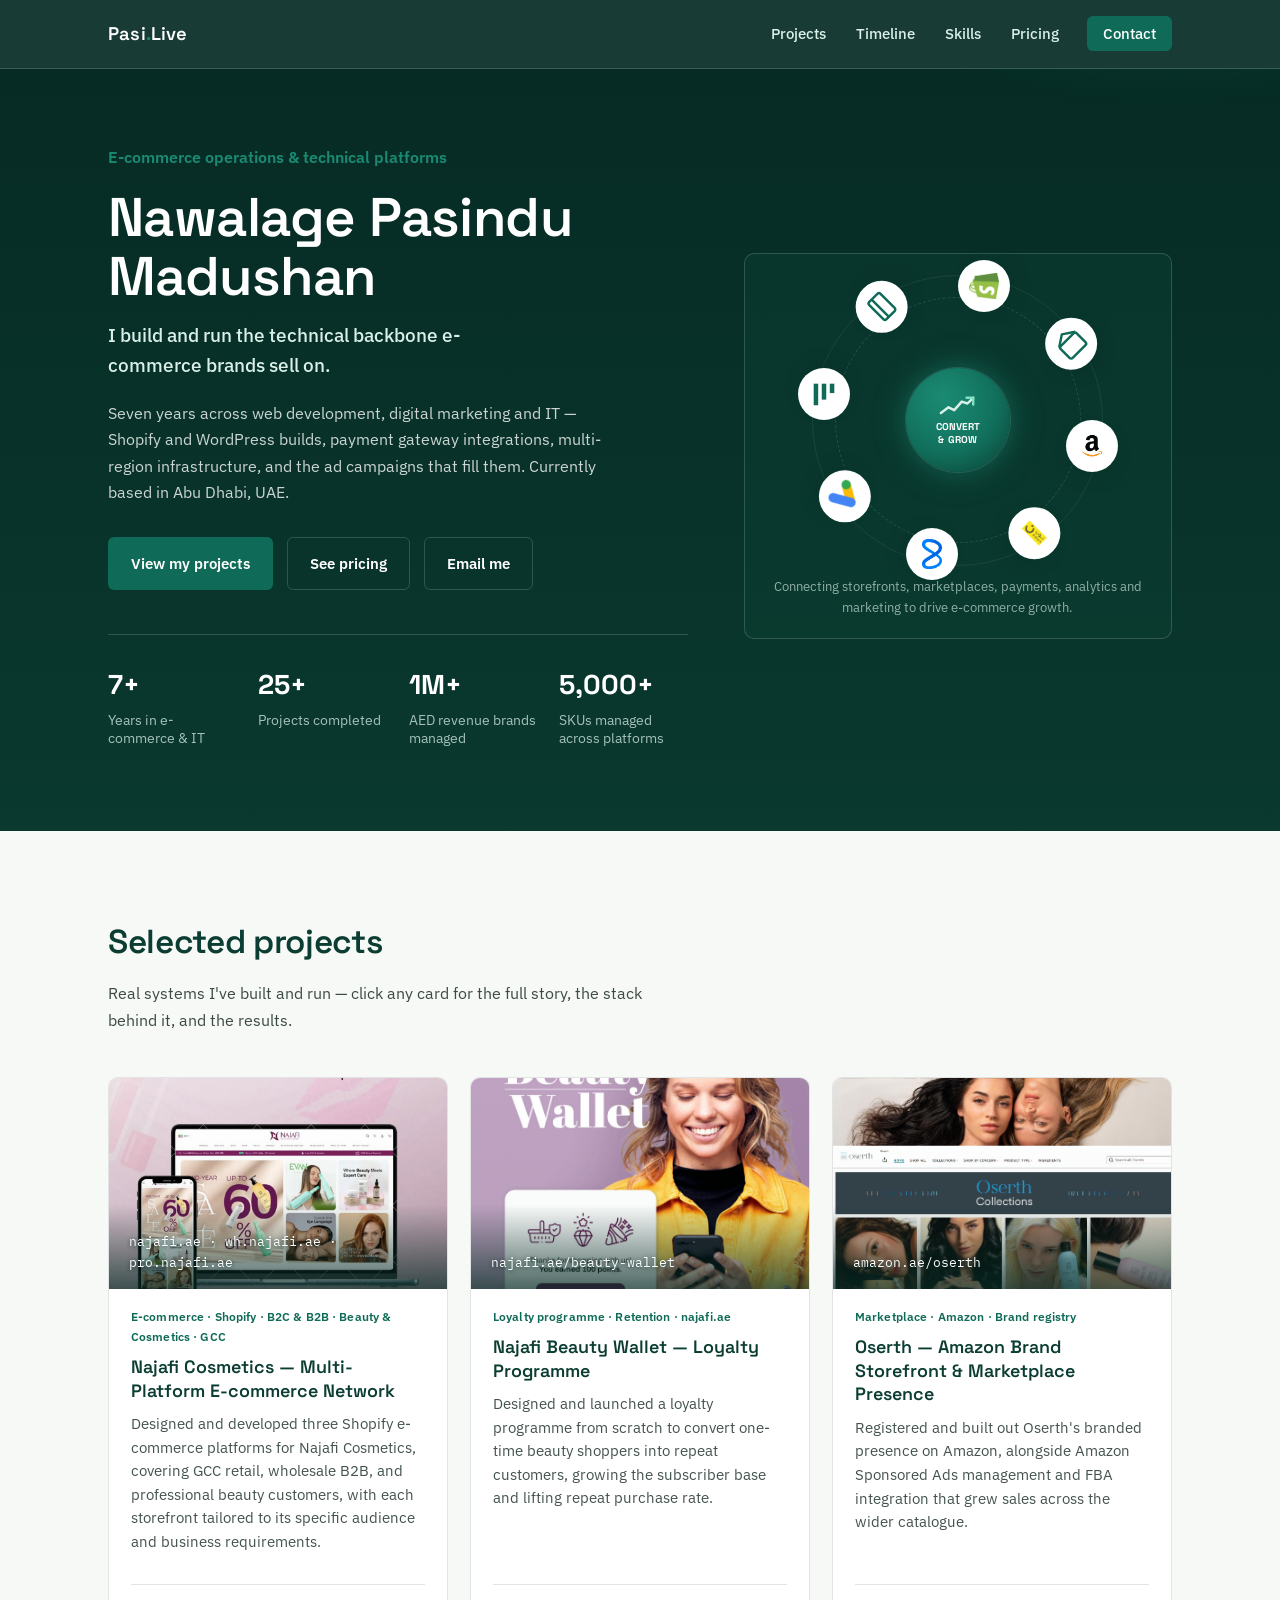
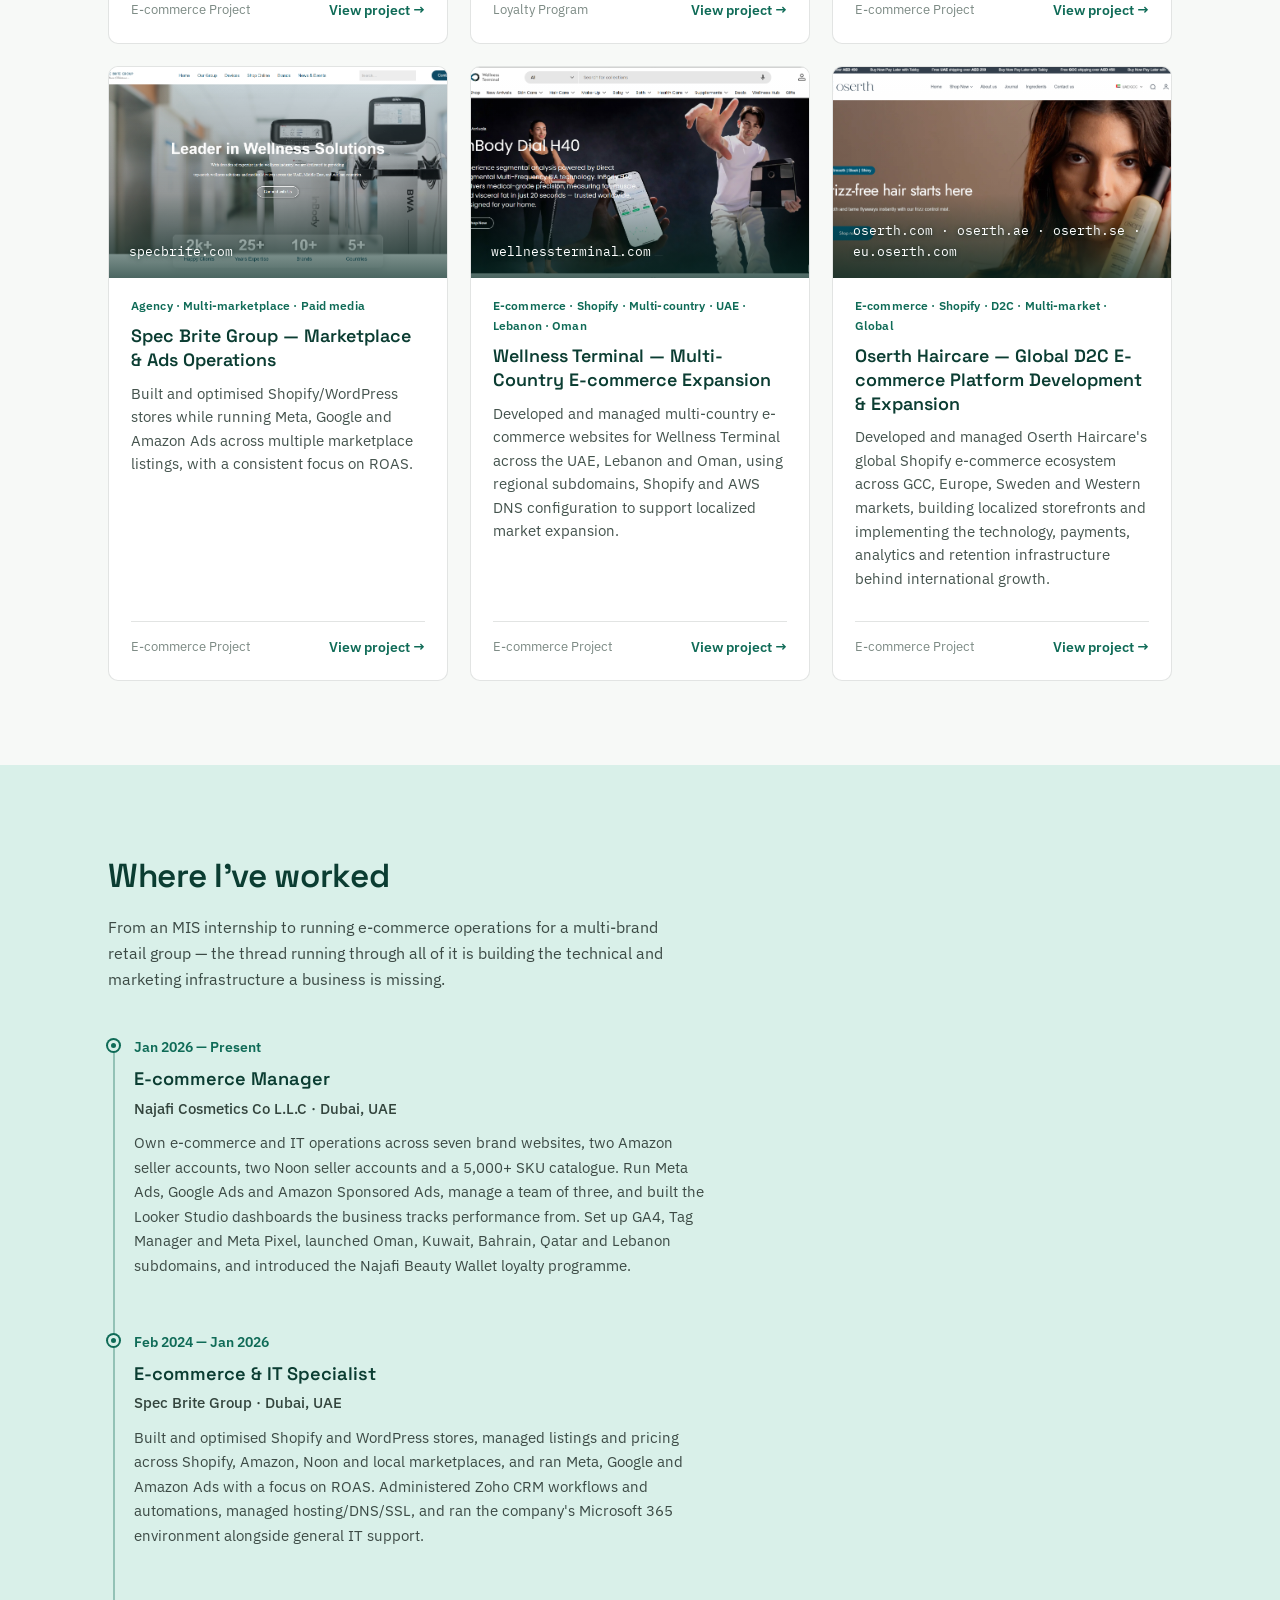
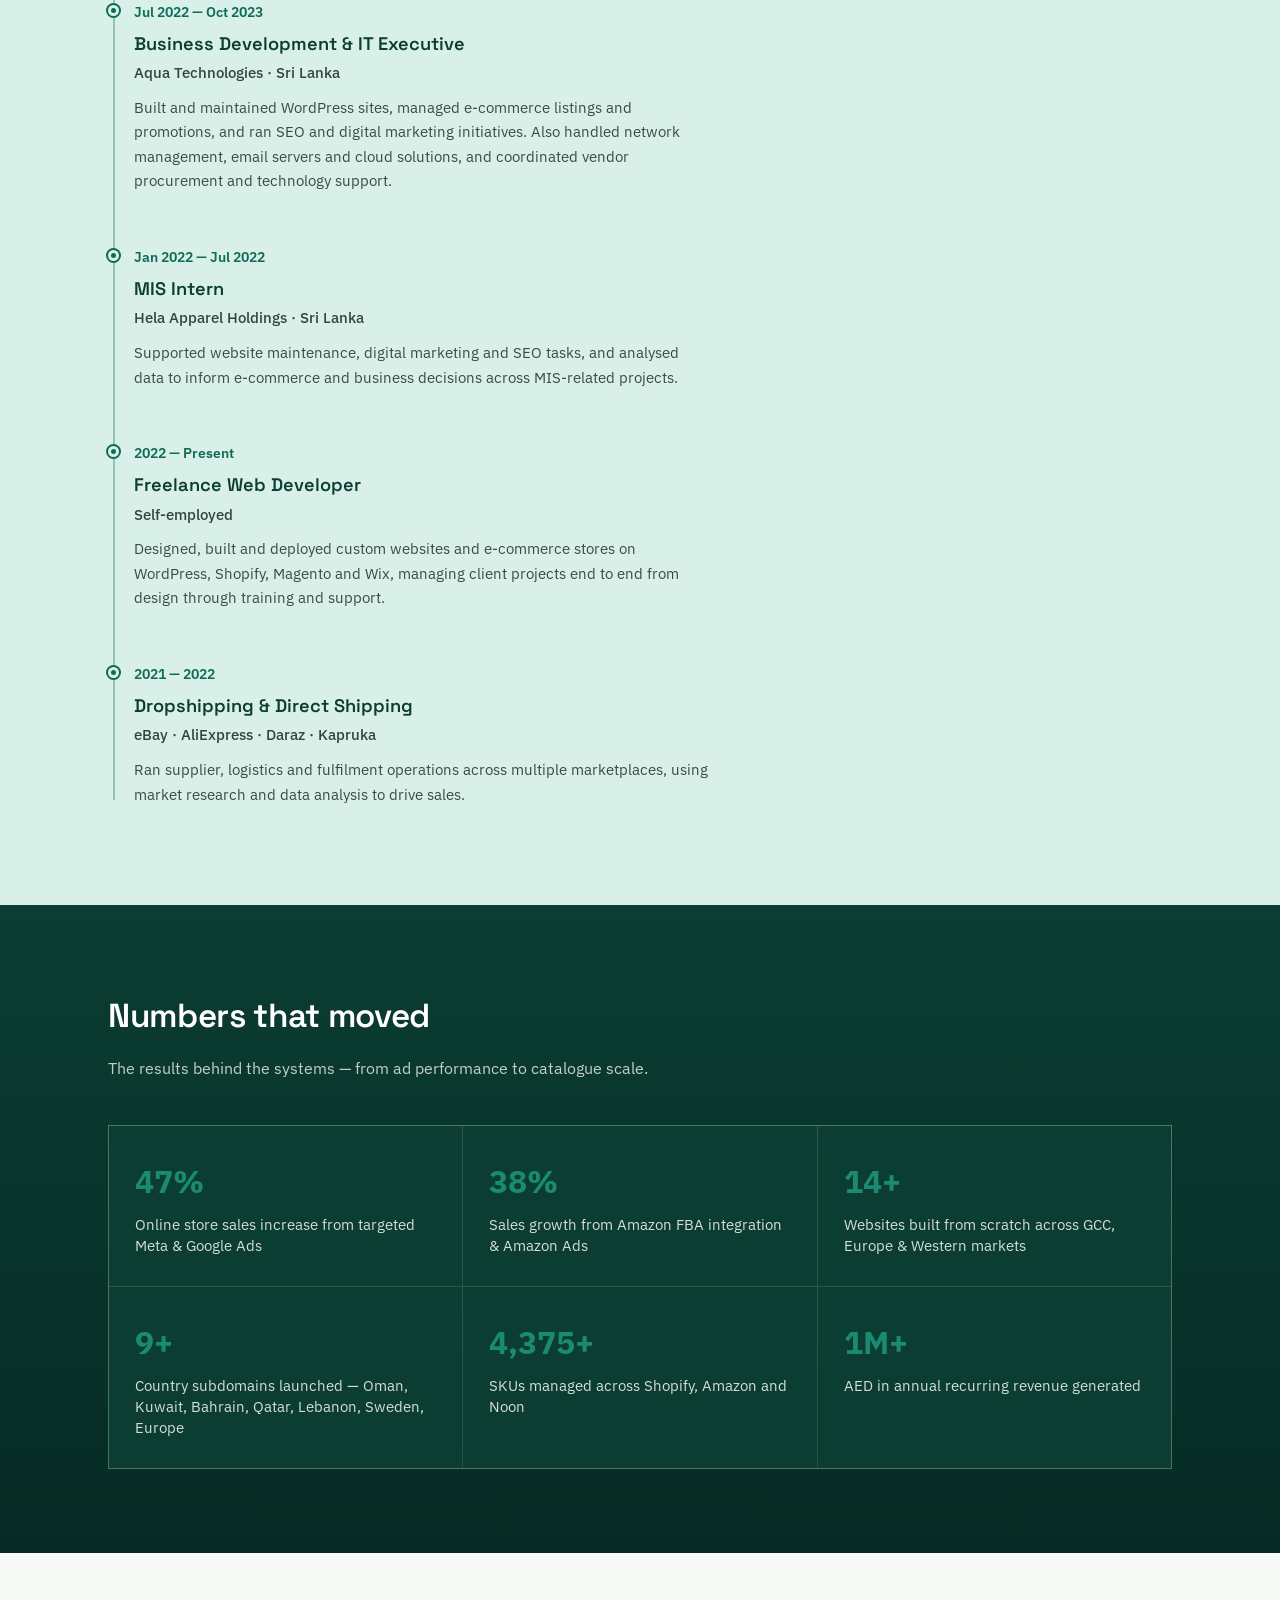
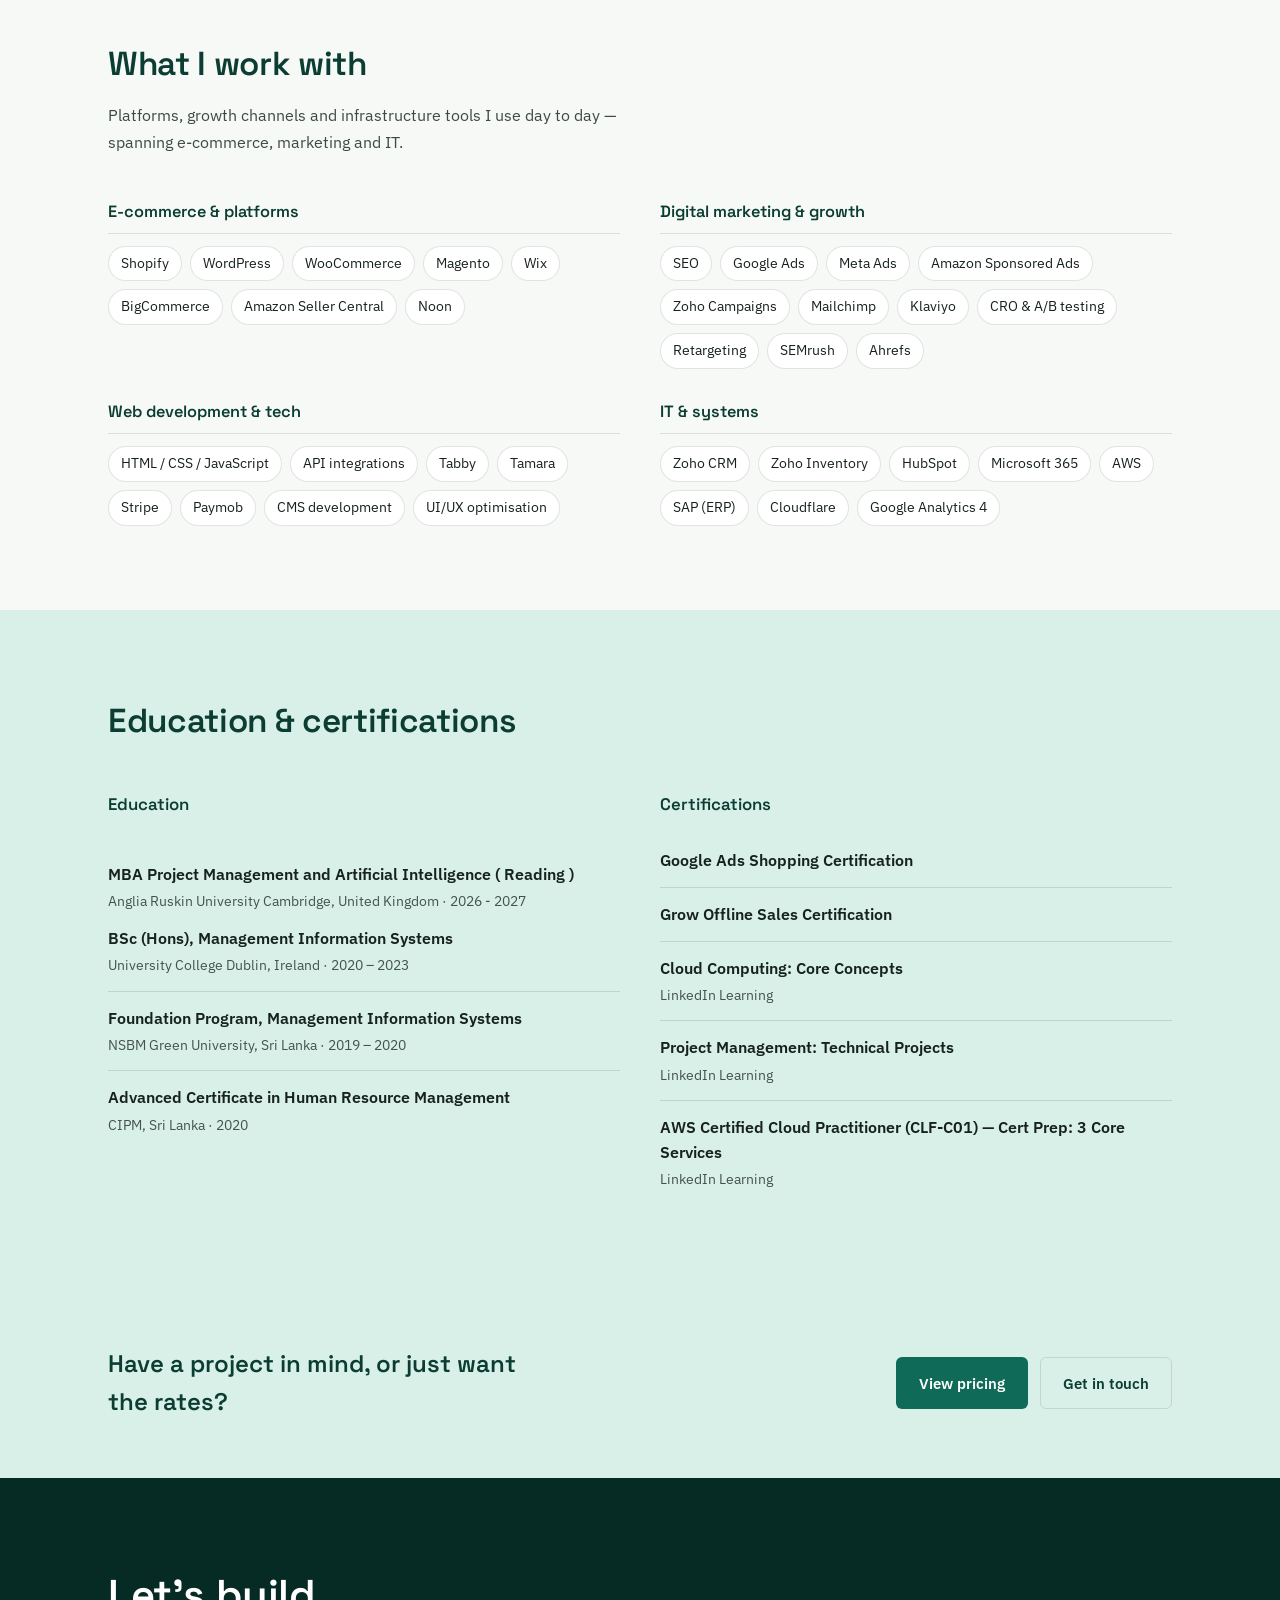
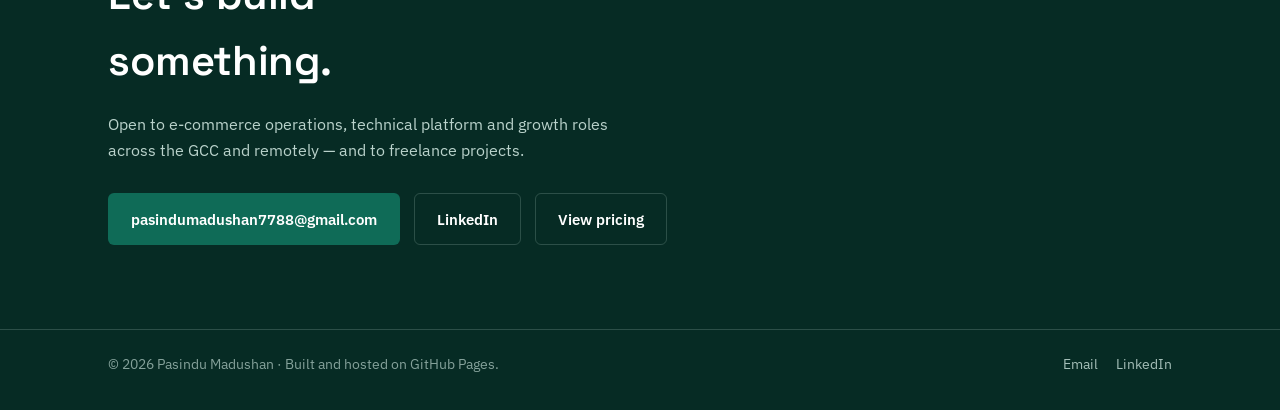
<file: index.html>
<!DOCTYPE html>
<html lang="en">
<head>
<meta charset="UTF-8">
<meta name="viewport" content="width=device-width, initial-scale=1.0">
<title>Pasindu Madushan — E-commerce Operations &amp; Technical Platforms Specialist</title>
<meta name="description" content="Pasindu Madushan — E-commerce Operations &amp; Technical Platforms Specialist. 7+ years building Shopify, WordPress and multi-region e-commerce infrastructure across the GCC, Europe and beyond.">
<link rel="preconnect" href="https://fonts.googleapis.com">
<link rel="preconnect" href="https://fonts.gstatic.com" crossorigin>
<link href="https://fonts.googleapis.com/css2?family=Space+Grotesk:wght@400;500;600;700&family=IBM+Plex+Sans:wght@400;500;600&family=IBM+Plex+Mono:wght@500&display=swap" rel="stylesheet">
<link rel="stylesheet" href="assets/style.css?v=11">
</head>
<body>

<nav class="nav">
  <div class="wrap">
    <a href="#top" class="wordmark">Pasi<span>.</span>Live</a>
    <button class="nav-toggle" id="navToggle" aria-label="Toggle menu" aria-expanded="false">
      <svg width="18" height="14" viewBox="0 0 18 14" fill="none"><path d="M0 1H18M0 7H18M0 13H18" stroke="#F7F9F7" stroke-width="1.6"/></svg>
    </button>
    <ul class="nav-links" id="navLinks">
      <li><a href="#projects">Projects</a></li>
      <li><a href="#timeline">Timeline</a></li>
      <li><a href="#skills">Skills</a></li>
      <li><a href="pricing.html">Pricing</a></li>
      <li><a href="#contact" class="nav-cta">Contact</a></li>
    </ul>
  </div>
</nav>

<header class="hero" id="top">
  <div class="wrap">
    <div>
      <div class="kicker">E-commerce operations &amp; technical platforms</div>
      <h1>Nawalage Pasindu Madushan</h1>
      <p class="role">I build and run the technical backbone e-commerce brands sell on.</p>
      <p class="lede">Seven years across web development, digital marketing and IT — Shopify and WordPress builds, payment gateway integrations, multi-region infrastructure, and the ad campaigns that fill them. Currently based in Abu Dhabi, UAE.</p>
      <div class="hero-ctas">
        <a class="btn btn-primary" href="#projects">View my projects</a>
        <a class="btn btn-ghost-dark" href="pricing.html">See pricing</a>
        <a class="btn btn-ghost-dark" href="mailto:pasindumadushan7788@gmail.com">Email me</a>
      </div>
      <div class="stat-row">
        <div>
          <div class="stat-num" data-count>7+</div>
          <div class="stat-label">Years in e-commerce &amp; IT</div>
        </div>
        <div>
          <div class="stat-num" data-count>25+</div>
          <div class="stat-label">Projects completed</div>
        </div>
        <div>
          <div class="stat-num" data-count>1M+</div>
          <div class="stat-label">AED revenue brands managed</div>
        </div>
        <div>
          <div class="stat-num" data-count>5,000+</div>
          <div class="stat-label">SKUs managed across platforms</div>
        </div>
      </div>
    </div>

    <div class="net-card">
      <div class="growth-engine" style="--ge-duration:48s;">
        <div class="ge-guide"></div>
        <div class="ge-guide ge-guide-2"></div>

        <div class="ge-core">
          <div class="ge-core-glow"></div>
          <svg class="ge-chart" viewBox="0 0 40 24" fill="none" xmlns="http://www.w3.org/2000/svg" aria-hidden="true">
            <polyline points="2,20 10,14 16,17 24,8 30,10 36,4" stroke="#D9F0E9" stroke-width="2.6" stroke-linecap="round" stroke-linejoin="round"/>
            <path class="ge-chart-arrow" d="M29,4 H36 V11" stroke="#7FE0C4" stroke-width="2.6" stroke-linecap="round" stroke-linejoin="round" fill="none"/>
          </svg>
          <div class="ge-core-label">CONVERT<br>&amp; GROW</div>
        </div>

        <div class="ge-orbit">
          <div class="ge-node a0">
            <div class="ge-node-spin">
              <div class="ge-node-icon" tabindex="0">
                <img src="images/shopify.png" alt="Shopify">
                <div class="ge-tooltip"><strong>Shopify</strong><span>Storefront &amp; Development</span></div>
              </div>
            </div>
          </div>
          <div class="ge-node a1">
            <div class="ge-node-spin">
              <div class="ge-node-icon" tabindex="0">
                <svg class="ge-generic-icon" viewBox="0 0 16 16" fill="none" aria-hidden="true"><rect x="2" y="5" width="12" height="9" rx="1.2" stroke="#0F6B57" stroke-width="1.3"/><path d="M2 5 L8 1 L14 5" stroke="#0F6B57" stroke-width="1.3" fill="none" stroke-linejoin="round"/></svg>
                <div class="ge-tooltip"><strong>WooCommerce</strong><span>Store Management</span></div>
              </div>
            </div>
          </div>
          <div class="ge-node a2">
            <div class="ge-node-spin">
              <div class="ge-node-icon" tabindex="0">
                <img src="images/amazon.png" alt="Amazon">
                <div class="ge-tooltip"><strong>Amazon</strong><span>Marketplace Management</span></div>
              </div>
            </div>
          </div>
          <div class="ge-node a3">
            <div class="ge-node-spin">
              <div class="ge-node-icon" tabindex="0">
                <img src="images/noon.png" alt="Noon">
                <div class="ge-tooltip"><strong>noon</strong><span>Marketplace Management</span></div>
              </div>
            </div>
          </div>
          <div class="ge-node a4">
            <div class="ge-node-spin">
              <div class="ge-node-icon" tabindex="0">
                <img src="images/meta.png" alt="Meta">
                <div class="ge-tooltip"><strong>Meta</strong><span>Paid Social &amp; Acquisition</span></div>
              </div>
            </div>
          </div>
          <div class="ge-node a5">
            <div class="ge-node-spin">
              <div class="ge-node-icon" tabindex="0">
                <img src="images/google-ads.webp" alt="Google Ads">
                <div class="ge-tooltip"><strong>Google Ads</strong><span>Acquisition &amp; Search</span></div>
              </div>
            </div>
          </div>
          <div class="ge-node a6">
            <div class="ge-node-spin">
              <div class="ge-node-icon" tabindex="0">
                <svg class="ge-generic-icon" viewBox="0 0 16 16" fill="none" aria-hidden="true"><rect x="2.5" y="8.5" width="2.4" height="5" fill="#0F6B57"/><rect x="6.8" y="5" width="2.4" height="8.5" fill="#0F6B57"/><rect x="11.1" y="2" width="2.4" height="11.5" fill="#0F6B57"/></svg>
                <div class="ge-tooltip"><strong>GA4</strong><span>Analytics &amp; Reporting</span></div>
              </div>
            </div>
          </div>
          <div class="ge-node a7">
            <div class="ge-node-spin">
              <div class="ge-node-icon" tabindex="0">
                <svg class="ge-generic-icon" viewBox="0 0 16 16" fill="none" aria-hidden="true"><rect x="1.5" y="4" width="13" height="8.5" rx="1.2" stroke="#0F6B57" stroke-width="1.3"/><line x1="1.5" y1="7" x2="14.5" y2="7" stroke="#0F6B57" stroke-width="1.3"/></svg>
                <div class="ge-tooltip"><strong>Payments</strong><span>Stripe, Tabby &amp; Paymob</span></div>
              </div>
            </div>
          </div>
        </div>
      </div>
      <div class="cap">Connecting storefronts, marketplaces, payments, analytics and marketing to drive e-commerce growth.</div>
    </div>
  </div>
</header>

<section id="projects">
  <div class="wrap">
    <div class="section-head">
      <h2>Selected projects</h2>
      <p>Real systems I've built and run — click any card for the full story, the stack behind it, and the results.</p>
    </div>
    <div class="project-grid" id="projectGrid"><!-- populated by assets/site.js from data/projects.json --></div>
  </div>
</section>

<section id="timeline" class="timeline-section">
  <div class="wrap">
    <div class="section-head">
      <h2>Where I've worked</h2>
      <p>From an MIS internship to running e-commerce operations for a multi-brand retail group — the thread running through all of it is building the technical and marketing infrastructure a business is missing.</p>
    </div>
    <div class="timeline">

      <div class="t-item">
        <div class="t-meta"><span>Jan 2026 — Present</span></div>
        <h3>E-commerce Manager</h3>
        <div class="company">Najafi Cosmetics Co L.L.C · Dubai, UAE</div>
        <p class="desc">Own e-commerce and IT operations across seven brand websites, two Amazon seller accounts, two Noon seller accounts and a 5,000+ SKU catalogue. Run Meta Ads, Google Ads and Amazon Sponsored Ads, manage a team of three, and built the Looker Studio dashboards the business tracks performance from. Set up GA4, Tag Manager and Meta Pixel, launched Oman, Kuwait, Bahrain, Qatar and Lebanon subdomains, and introduced the Najafi Beauty Wallet loyalty programme.</p>
      </div>

      <div class="t-item">
        <div class="t-meta"><span>Feb 2024 — Jan 2026</span></div>
        <h3>E-commerce &amp; IT Specialist</h3>
        <div class="company">Spec Brite Group · Dubai, UAE</div>
        <p class="desc">Built and optimised Shopify and WordPress stores, managed listings and pricing across Shopify, Amazon, Noon and local marketplaces, and ran Meta, Google and Amazon Ads with a focus on ROAS. Administered Zoho CRM workflows and automations, managed hosting/DNS/SSL, and ran the company's Microsoft 365 environment alongside general IT support.</p>
      </div>

      <div class="t-item">
        <div class="t-meta"><span>Jul 2022 — Oct 2023</span></div>
        <h3>Business Development &amp; IT Executive</h3>
        <div class="company">Aqua Technologies · Sri Lanka</div>
        <p class="desc">Built and maintained WordPress sites, managed e-commerce listings and promotions, and ran SEO and digital marketing initiatives. Also handled network management, email servers and cloud solutions, and coordinated vendor procurement and technology support.</p>
      </div>

      <div class="t-item">
        <div class="t-meta"><span>Jan 2022 — Jul 2022</span></div>
        <h3>MIS Intern</h3>
        <div class="company">Hela Apparel Holdings · Sri Lanka</div>
        <p class="desc">Supported website maintenance, digital marketing and SEO tasks, and analysed data to inform e-commerce and business decisions across MIS-related projects.</p>
      </div>

      <div class="t-item">
        <div class="t-meta"><span>2022 — Present</span></div>
        <h3>Freelance Web Developer</h3>
        <div class="company">Self-employed</div>
        <p class="desc">Designed, built and deployed custom websites and e-commerce stores on WordPress, Shopify, Magento and Wix, managing client projects end to end from design through training and support.</p>
      </div>

      <div class="t-item">
        <div class="t-meta"><span>2021 — 2022</span></div>
        <h3>Dropshipping &amp; Direct Shipping</h3>
        <div class="company">eBay · AliExpress · Daraz · Kapruka</div>
        <p class="desc">Ran supplier, logistics and fulfilment operations across multiple marketplaces, using market research and data analysis to drive sales.</p>
      </div>

    </div>
  </div>
</section>

<section class="achieve-section">
  <div class="wrap">
    <div class="section-head">
      <h2>Numbers that moved</h2>
      <p>The results behind the systems — from ad performance to catalogue scale.</p>
    </div>
    <div class="achieve-grid">
      <div class="achieve-cell">
        <div class="num" data-count>50%</div>
        <div class="label">Online store sales increase from targeted Meta &amp; Google Ads</div>
      </div>
      <div class="achieve-cell">
        <div class="num" data-count>40%</div>
        <div class="label">Sales growth from Amazon FBA integration &amp; Amazon Ads</div>
      </div>
      <div class="achieve-cell">
        <div class="num" data-count>15+</div>
        <div class="label">Websites built from scratch across GCC, Europe &amp; Western markets</div>
      </div>
      <div class="achieve-cell">
        <div class="num" data-count>10+</div>
        <div class="label">Country subdomains launched — Oman, Kuwait, Bahrain, Qatar, Lebanon, Sweden, Europe</div>
      </div>
      <div class="achieve-cell">
        <div class="num" data-count>5,000+</div>
        <div class="label">SKUs managed across Shopify, Amazon and Noon</div>
      </div>
      <div class="achieve-cell">
        <div class="num" data-count>1M+</div>
        <div class="label">AED in annual recurring revenue generated</div>
      </div>
    </div>
  </div>
</section>

<section id="skills">
  <div class="wrap">
    <div class="section-head">
      <h2>What I work with</h2>
      <p>Platforms, growth channels and infrastructure tools I use day to day — spanning e-commerce, marketing and IT.</p>
    </div>
    <div class="skill-groups">
      <div class="skill-group">
        <h3>E-commerce &amp; platforms</h3>
        <div class="pills">
          <span class="pill">Shopify</span><span class="pill">WordPress</span><span class="pill">WooCommerce</span>
          <span class="pill">Magento</span><span class="pill">Wix</span><span class="pill">BigCommerce</span>
          <span class="pill">Amazon Seller Central</span><span class="pill">Noon</span>
        </div>
      </div>
      <div class="skill-group">
        <h3>Digital marketing &amp; growth</h3>
        <div class="pills">
          <span class="pill">SEO</span><span class="pill">Google Ads</span><span class="pill">Meta Ads</span>
          <span class="pill">Amazon Sponsored Ads</span><span class="pill">Zoho Campaigns</span><span class="pill">Mailchimp</span>
          <span class="pill">Klaviyo</span><span class="pill">CRO &amp; A/B testing</span><span class="pill">Retargeting</span>
          <span class="pill">SEMrush</span><span class="pill">Ahrefs</span>
        </div>
      </div>
      <div class="skill-group">
        <h3>Web development &amp; tech</h3>
        <div class="pills">
          <span class="pill">HTML / CSS / JavaScript</span><span class="pill">API integrations</span>
          <span class="pill">Tabby</span><span class="pill">Tamara</span><span class="pill">Stripe</span><span class="pill">Paymob</span>
          <span class="pill">CMS development</span><span class="pill">UI/UX optimisation</span>
        </div>
      </div>
      <div class="skill-group">
        <h3>IT &amp; systems</h3>
        <div class="pills">
          <span class="pill">Zoho CRM</span><span class="pill">Zoho Inventory</span><span class="pill">HubSpot</span>
          <span class="pill">Microsoft 365</span><span class="pill">AWS</span><span class="pill">SAP (ERP)</span>
          <span class="pill">Cloudflare</span><span class="pill">Google Analytics 4</span>
        </div>
      </div>
    </div>
  </div>
</section>

<section class="edu-section">
  <div class="wrap">
    <div class="section-head">
      <h2>Education &amp; certifications</h2>
    </div>
    <div class="edu-grid">
      <div class="edu-col">
        <h3>Education</h3>
        <div class="edu-entry">

             <div class="edu-entry">
          <div class="title"> MBA Project Management and Artificial Intelligence ( Reading )</div>
          <div class="sub"> Anglia Ruskin University Cambridge, United Kingdom · 2026 - 2027 </div>
        </div>
          
          <div class="title">BSc (Hons), Management Information Systems</div>
          <div class="sub">University College Dublin, Ireland · 2020 – 2023</div>
        </div>
             
        <div class="edu-entry">
          <div class="title">Foundation Program, Management Information Systems</div>
          <div class="sub">NSBM Green University, Sri Lanka · 2019 – 2020</div>
        </div>
        <div class="edu-entry">
          <div class="title">Advanced Certificate in Human Resource Management</div>
          <div class="sub">CIPM, Sri Lanka · 2020</div>
        </div>
      </div>
      <div class="edu-col">
        <h3>Certifications</h3>
        <div class="edu-entry">
          <div class="title">Google Ads Shopping Certification</div>
        </div>
        <div class="edu-entry">
          <div class="title">Grow Offline Sales Certification</div>
        </div>
        <div class="edu-entry">
          <div class="title">Cloud Computing: Core Concepts</div>
          <div class="sub">LinkedIn Learning</div>
        </div>
        <div class="edu-entry">
          <div class="title">Project Management: Technical Projects</div>
          <div class="sub">LinkedIn Learning</div>
        </div>
        <div class="edu-entry">
          <div class="title">AWS Certified Cloud Practitioner (CLF-C01) — Cert Prep: 3 Core Services</div>
          <div class="sub">LinkedIn Learning</div>
        </div>
      </div>
    </div>
  </div>
</section>

<section class="cta-strip">
  <div class="wrap">
    <h2>Have a project in mind, or just want the rates?</h2>
    <div class="cta-buttons">
      <a class="btn btn-primary" href="pricing.html">View pricing</a>
      <a class="btn btn-ghost-light" href="#contact">Get in touch</a>
    </div>
  </div>
</section>

<section class="contact-section" id="contact">
  <div class="wrap">
    <h2>Let's build something.</h2>
    <p>Open to e-commerce operations, technical platform and growth roles across the GCC and remotely — and to freelance projects.</p>
    <div class="contact-ctas">
      <a class="btn btn-primary" href="mailto:pasindumadushan7788@gmail.com">pasindumadushan7788@gmail.com</a>
      <a class="btn btn-ghost-dark" href="https://www.linkedin.com/in/pasindu-madushan-72a483118/" target="_blank" rel="noopener">LinkedIn</a>
      <a class="btn btn-ghost-dark" href="pricing.html">View pricing</a>
    </div>
  </div>
</section>

<footer>
  <div class="wrap">
    <p>&copy; 2026 Pasindu Madushan · Built and hosted on GitHub Pages.</p>
    <div class="foot-links">
      <a href="mailto:pasindumadushan7788@gmail.com">Email</a>
      <a href="https://www.linkedin.com/in/pasindu-madushan-72a483118/" target="_blank" rel="noopener">LinkedIn</a>
    </div>
  </div>
</footer>

<script src="assets/site.js?v=11"></script>
<script>
  loadProjects().then(function (projects) {
    renderProjectCards(document.getElementById('projectGrid'), projects);
    initScrollReveal();
    initCounters(document.getElementById('projectGrid'));
  });
</script>

</body>
</html>
</file>
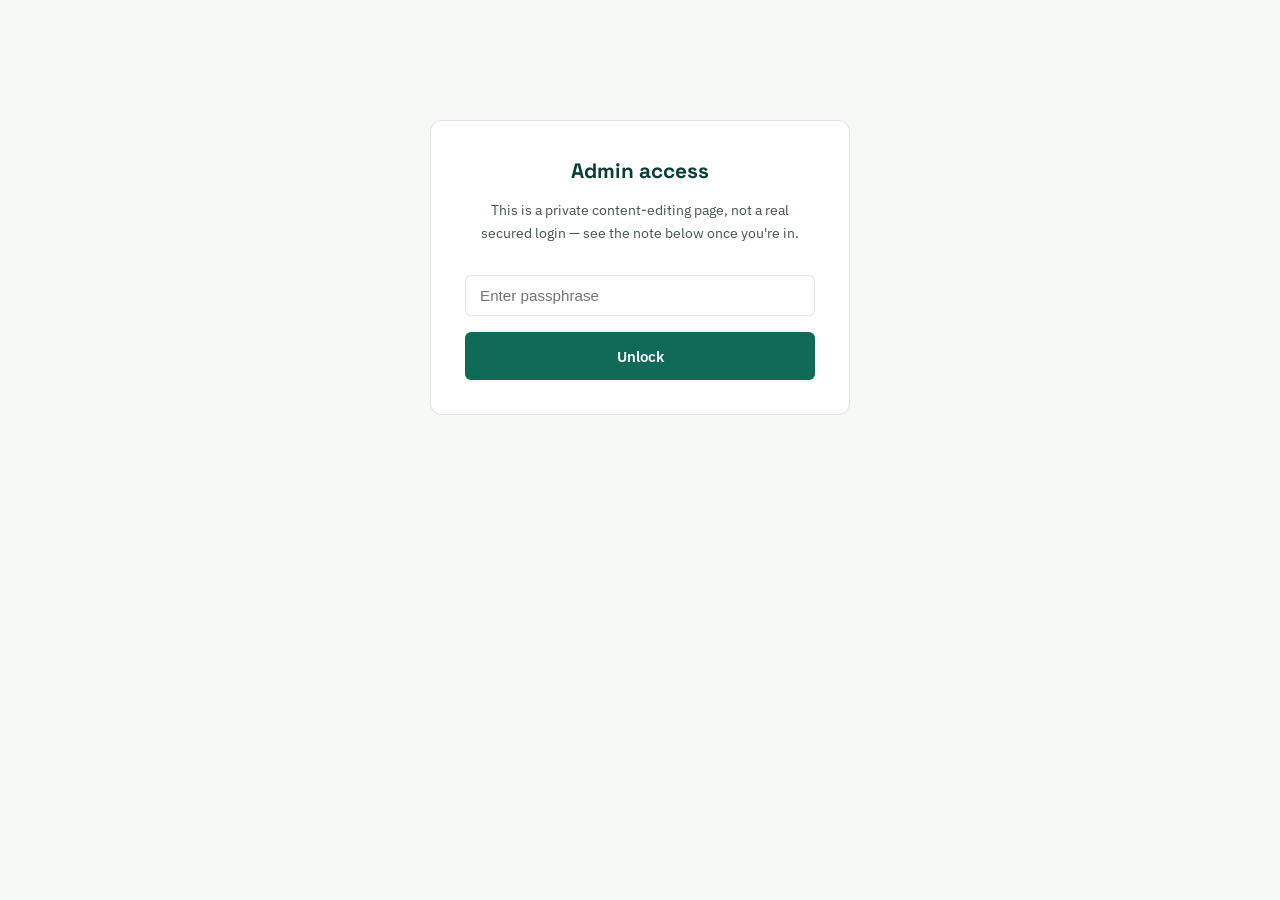
<file: admin.html>
<!DOCTYPE html>
<html lang="en">
<head>
<meta charset="UTF-8">
<meta name="viewport" content="width=device-width, initial-scale=1.0">
<meta name="robots" content="noindex, nofollow">
<title>Admin — Pasi.Live</title>
<link rel="preconnect" href="https://fonts.googleapis.com">
<link rel="preconnect" href="https://fonts.gstatic.com" crossorigin>
<link href="https://fonts.googleapis.com/css2?family=Space+Grotesk:wght@400;500;600;700&family=IBM+Plex+Sans:wght@400;500;600&family=IBM+Plex+Mono:wght@500&display=swap" rel="stylesheet">
<link rel="stylesheet" href="assets/style.css">
</head>
<body class="admin-shell">

<div id="adminLock">
  <div class="admin-lock">
    <h1 style="color:var(--deep-emerald); font-size:1.3rem;">Admin access</h1>
    <p style="color:#44534d; font-size:0.9rem; margin-top:10px;">This is a private content-editing page, not a real secured login — see the note below once you're in.</p>
    <form id="lockForm">
      <input type="password" id="passInput" placeholder="Enter passphrase" autocomplete="off">
      <button type="submit" class="btn btn-primary" style="width:100%; justify-content:center;">Unlock</button>
    </form>
    <p id="lockError" style="display:none; color:#a1372f; font-size:0.85rem; margin-top:10px;">Incorrect passphrase.</p>
  </div>
</div>

<div id="adminMain" style="display:none;">
  <div class="admin-header">
    <div class="wrap">
      <a href="index.html" class="wordmark">Pasi<span style="color:var(--teal);">.</span>Live admin</a>
      <a href="index.html" style="color:var(--soft-mint); text-decoration:none; font-size:0.9rem;">&larr; Back to site</a>
    </div>
  </div>

  <div class="admin-main wrap">

    <div class="admin-note">
      <strong>How this works:</strong> GitHub Pages only serves static files — there's no live database behind this page.
      Edit content below, click "Download updated file", then replace the matching file inside the <code>/data</code> folder
      of your GitHub repo (upload it on github.com, or via <code>git add / commit / push</code>). The live site updates a
      minute or two after you push. Also note: this passphrase gate is a light deterrent, not real security — the page
      source is publicly visible on GitHub Pages, so don't rely on it to protect sensitive information.
    </div>

    <div class="admin-panel">
      <h2>Projects</h2>
      <p style="color:#44534d; font-size:0.9rem; margin-top:6px;">These populate the project cards on the home page and each project's own page.</p>
      <div id="projectsList"></div>
      <div class="admin-export">
        <button type="button" class="btn-small" onclick="addProject()">+ Add project</button>
        <button type="button" class="btn btn-primary" onclick="exportProjects()">Download updated projects.json</button>
      </div>
    </div>

    <div class="admin-panel">
      <h2>Pricing plans</h2>
      <p style="color:#44534d; font-size:0.9rem; margin-top:6px;">These populate the cards on the Pricing page.</p>
      <div id="pricingList"></div>
      <div class="admin-export">
        <button type="button" class="btn-small" onclick="addPricing()">+ Add plan</button>
        <button type="button" class="btn btn-primary" onclick="exportPricing()">Download updated pricing.json</button>
      </div>
    </div>

  </div>
</div>

<script src="assets/site.js"></script>
<script src="assets/admin.js"></script>
<script>checkAdminAccess();</script>

</body>
</html>
</file>
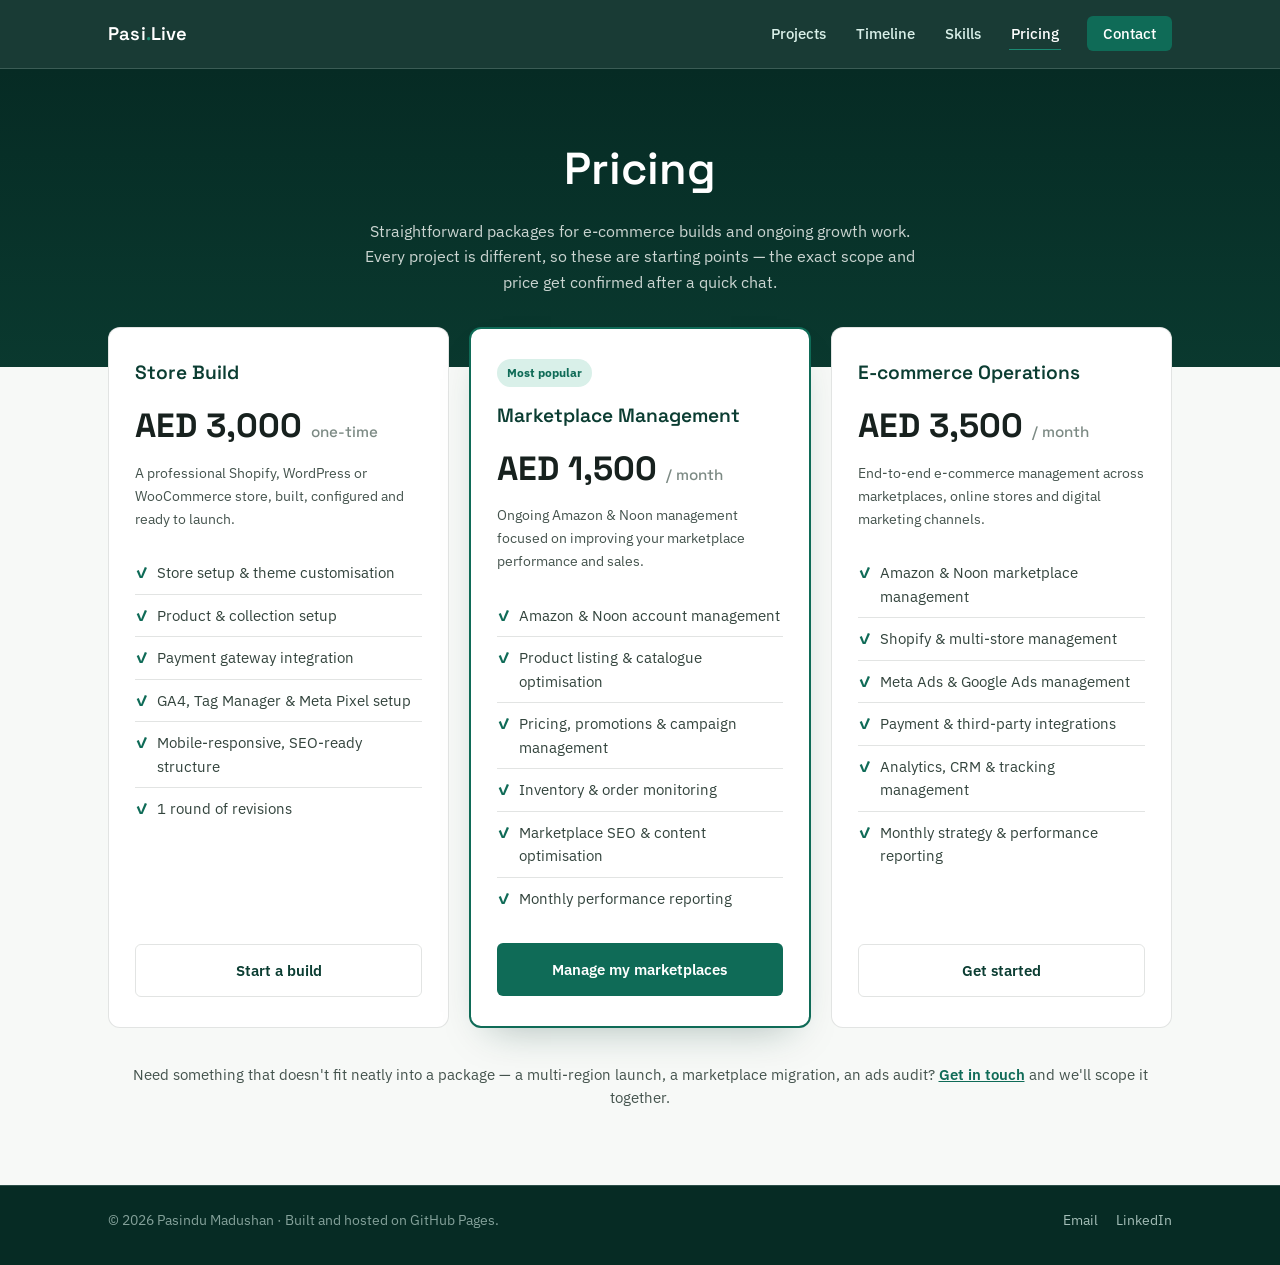
<file: pricing.html>
<!DOCTYPE html>
<html lang="en">
<head>
<meta charset="UTF-8">
<meta name="viewport" content="width=device-width, initial-scale=1.0">
<title>Pricing — Pasindu Madushan</title>
<meta name="description" content="Website builds, ongoing growth retainers, and full e-commerce operations — pricing for working with Pasindu Madushan.">
<link rel="preconnect" href="https://fonts.googleapis.com">
<link rel="preconnect" href="https://fonts.gstatic.com" crossorigin>
<link href="https://fonts.googleapis.com/css2?family=Space+Grotesk:wght@400;500;600;700&family=IBM+Plex+Sans:wght@400;500;600&family=IBM+Plex+Mono:wght@500&display=swap" rel="stylesheet">
<link rel="stylesheet" href="assets/style.css">
</head>
<body>

<nav class="nav">
  <div class="wrap">
    <a href="index.html#top" class="wordmark">Pasi<span>.</span>Live</a>
    <button class="nav-toggle" id="navToggle" aria-label="Toggle menu" aria-expanded="false">
      <svg width="18" height="14" viewBox="0 0 18 14" fill="none"><path d="M0 1H18M0 7H18M0 13H18" stroke="#F7F9F7" stroke-width="1.6"/></svg>
    </button>
    <ul class="nav-links" id="navLinks">
      <li><a href="index.html#projects">Projects</a></li>
      <li><a href="index.html#timeline">Timeline</a></li>
      <li><a href="index.html#skills">Skills</a></li>
      <li><a href="pricing.html" class="current">Pricing</a></li>
      <li><a href="index.html#contact" class="nav-cta">Contact</a></li>
    </ul>
  </div>
</nav>

<header class="pricing-hero">
  <div class="wrap">
    <h1>Pricing</h1>
    <p>Straightforward packages for e-commerce builds and ongoing growth work. Every project is different, so these are starting points — the exact scope and price get confirmed after a quick chat.</p>
  </div>
</header>

<div class="wrap">
  <div class="pricing-grid" id="pricingGrid"><!-- populated by assets/site.js from data/pricing.json --></div>
  <p class="pricing-note">Need something that doesn't fit neatly into a package — a multi-region launch, a marketplace migration, an ads audit? <a href="index.html#contact" style="color:var(--emerald); font-weight:600;">Get in touch</a> and we'll scope it together.</p>
</div>

<footer>
  <div class="wrap">
    <p>&copy; 2026 Pasindu Madushan · Built and hosted on GitHub Pages.</p>
    <div class="foot-links">
      <a href="mailto:pasindumadushan7788@gmail.com">Email</a>
      <a href="https://www.linkedin.com/in/pasindu-madushan-72a483118/" target="_blank" rel="noopener">LinkedIn</a>
    </div>
  </div>
</footer>

<script src="assets/site.js"></script>
<script>
  loadPricing().then(function (plans) {
    renderPricingCards(document.getElementById('pricingGrid'), plans);
    initScrollReveal();
  });
</script>

</body>
</html>
</file>
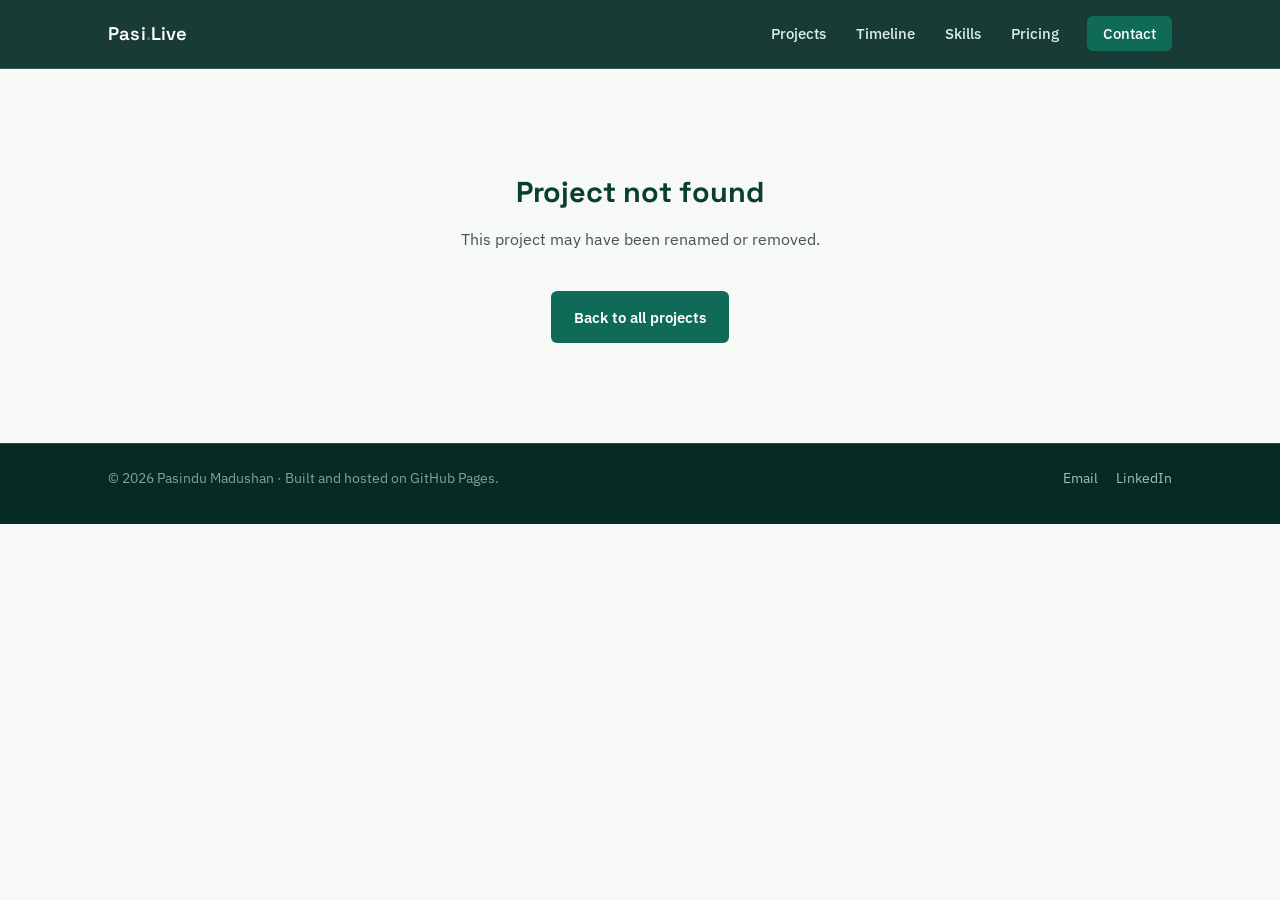
<file: project.html>
<!DOCTYPE html>
<html lang="en">
<head>
<meta charset="UTF-8">
<meta name="viewport" content="width=device-width, initial-scale=1.0">
<title>Project — Pasi.Live</title>
<link rel="preconnect" href="https://fonts.googleapis.com">
<link rel="preconnect" href="https://fonts.gstatic.com" crossorigin>
<link href="https://fonts.googleapis.com/css2?family=Space+Grotesk:wght@400;500;600;700&family=IBM+Plex+Sans:wght@400;500;600&family=IBM+Plex+Mono:wght@500&display=swap" rel="stylesheet">
<link rel="stylesheet" href="assets/style.css">
</head>
<body>

<nav class="nav">
  <div class="wrap">
    <a href="index.html#top" class="wordmark">Pasi<span>.</span>Live</a>
    <button class="nav-toggle" id="navToggle" aria-label="Toggle menu" aria-expanded="false">
      <svg width="18" height="14" viewBox="0 0 18 14" fill="none"><path d="M0 1H18M0 7H18M0 13H18" stroke="#F7F9F7" stroke-width="1.6"/></svg>
    </button>
    <ul class="nav-links" id="navLinks">
      <li><a href="index.html#projects">Projects</a></li>
      <li><a href="index.html#timeline">Timeline</a></li>
      <li><a href="index.html#skills">Skills</a></li>
      <li><a href="pricing.html">Pricing</a></li>
      <li><a href="index.html#contact" class="nav-cta">Contact</a></li>
    </ul>
  </div>
</nav>

<div id="detailHero" class="detail-hero"><!-- populated by assets/site.js --></div>
<div id="detailBody" class="detail-body"><!-- populated by assets/site.js --></div>

<div id="notFound" class="not-found wrap" style="display:none;">
  <h1 style="color:var(--deep-emerald); font-size:1.8rem;">Project not found</h1>
  <p style="margin-top:12px; color:#44534d;">This project may have been renamed or removed.</p>
  <a class="btn btn-primary" style="margin-top:22px;" href="index.html#projects">Back to all projects</a>
</div>

<footer>
  <div class="wrap">
    <p>&copy; 2026 Pasindu Madushan · Built and hosted on GitHub Pages.</p>
    <div class="foot-links">
      <a href="mailto:pasindumadushan7788@gmail.com">Email</a>
      <a href="https://www.linkedin.com/in/pasindu-madushan-72a483118/" target="_blank" rel="noopener">LinkedIn</a>
    </div>
  </div>
</footer>

<script src="assets/site.js"></script>
<script>
  initProjectDetailPage();
  setTimeout(initScrollReveal, 50);
</script>

</body>
</html>
</file>
<file: assets/style.css>
:root{
  --deep-emerald:#0B3D32;
  --dark-forest:#062B24;
  --emerald:#0F6B57;
  --teal:#1B8A73;
  --soft-mint:#D9F0E9;
  --off-white:#F7F9F7;
  --pure-white:#FFFFFF;
  --charcoal:#17211E;
  --line: rgba(23,33,30,0.12);
  --line-dark: rgba(217,240,233,0.18);
  --max: 1120px;
}

*,*::before,*::after{ box-sizing:border-box; }
html{ scroll-behavior:smooth; overflow-x:hidden; }
@media (prefers-reduced-motion: reduce){
  html{ scroll-behavior:auto; }
  *,*::before,*::after{ animation-duration:0.001ms !important; animation-iteration-count:1 !important; transition-duration:0.001ms !important; }
}

body{
  margin:0;
  overflow-x:hidden;
  background:var(--off-white);
  color:var(--charcoal);
  font-family:'IBM Plex Sans', -apple-system, sans-serif;
  font-size:16px;
  line-height:1.6;
  -webkit-font-smoothing:antialiased;
}

h1,h2,h3,.wordmark,.stat-num{ font-family:'Space Grotesk', sans-serif; margin:0; }

a{ color:inherit; }
img,svg{ max-width:100%; display:block; }

:focus-visible{
  outline:2px solid var(--emerald);
  outline-offset:3px;
}

.wrap{
  max-width:var(--max);
  margin:0 auto;
  padding:0 28px;
}

/* ---------- NAV ---------- */
.nav{
  position:sticky; top:0; z-index:50;
  background:rgba(6,43,36,0.92);
  -webkit-backdrop-filter:blur(8px);
  backdrop-filter:blur(8px);
  border-bottom:1px solid var(--line-dark);
}
.nav .wrap{
  display:flex; align-items:center; justify-content:space-between;
  height:68px;
}
.wordmark{
  color:var(--pure-white);
  font-size:1.15rem;
  font-weight:600;
  letter-spacing:0.01em;
  text-decoration:none;
}
.wordmark span{ color:var(--teal); }
.nav-links{
  display:flex; gap:26px; list-style:none; margin:0; padding:0; align-items:center;
}
.nav-links a{
  color:var(--soft-mint);
  text-decoration:none;
  font-size:0.94rem;
  font-weight:500;
  padding:6px 2px;
  border-bottom:1px solid transparent;
  transition:border-color 0.2s ease, color 0.2s ease;
}
.nav-links a:hover{ color:var(--pure-white); border-color:var(--teal); }
.nav-links a.current{ color:var(--pure-white); border-color:var(--teal); }
.nav-links .nav-cta{
  background:var(--emerald);
  color:var(--pure-white) !important;
  padding:8px 16px;
  border-radius:6px;
  border-bottom:none !important;
}
.nav-links .nav-cta:hover{ background:var(--teal); }
.nav-toggle{ display:none; }

/* ---------- BUTTONS ---------- */
.btn{
  display:inline-flex;
  align-items:center;
  gap:8px;
  padding:13px 22px;
  border-radius:6px;
  font-weight:600;
  font-size:0.96rem;
  text-decoration:none;
  border:1px solid transparent;
  cursor:pointer;
  transition:transform 0.15s ease, background 0.2s ease, border-color 0.2s ease;
  font-family:inherit;
}
.btn:hover{ transform:translateY(-1px); }
.btn-primary{ background:var(--emerald); color:var(--pure-white); }
.btn-primary:hover{ background:var(--teal); }
.btn-ghost-dark{ border-color:var(--line-dark); color:var(--pure-white); }
.btn-ghost-dark:hover{ border-color:var(--teal); background:rgba(27,138,115,0.12); }
.btn-ghost-light{ border-color:var(--line); color:var(--deep-emerald); }
.btn-ghost-light:hover{ border-color:var(--emerald); background:var(--soft-mint); }

/* ---------- HERO ---------- */
.hero{
  position:relative;
  overflow:hidden;
  background:linear-gradient(180deg, var(--dark-forest), var(--deep-emerald) 130%);
  color:var(--pure-white);
  padding:76px 0 84px;
}
.hero::before{
  content:"";
  position:absolute;
  inset:-15%;
  background:radial-gradient(680px 420px at 82% -10%, rgba(27,138,115,0.35), transparent 60%);
  background-repeat:no-repeat;
  will-change:transform;
  pointer-events:none;
  z-index:0;
}
.hero .wrap{
  position:relative;
  z-index:1;
  display:grid;
  grid-template-columns:1.15fr 0.85fr;
  gap:56px;
  align-items:center;
}
.kicker{
  color:var(--teal);
  font-weight:600;
  font-size:0.98rem;
  margin-bottom:18px;
}
.hero h1{
  font-size:clamp(2.3rem, 4.4vw, 3.4rem);
  font-weight:600;
  line-height:1.08;
  letter-spacing:-0.01em;
  color:var(--pure-white);
}
.hero .role{
  margin-top:14px;
  font-size:1.18rem;
  color:var(--soft-mint);
  font-weight:500;
  max-width:34ch;
}
.hero p.lede{
  margin-top:20px;
  max-width:52ch;
  color:rgba(247,249,247,0.82);
  font-size:1.03rem;
}
.hero-ctas{
  margin-top:32px;
  display:flex;
  gap:14px;
  flex-wrap:wrap;
}

.stat-row{
  margin-top:44px;
  display:grid;
  grid-template-columns:repeat(4,1fr);
  gap:22px;
  border-top:1px solid var(--line-dark);
  padding-top:28px;
}
.stat-num{
  font-size:1.7rem;
  font-weight:700;
  color:var(--pure-white);
}
.stat-label{
  margin-top:4px;
  font-size:0.85rem;
  color:rgba(217,240,233,0.75);
  line-height:1.35;
}

.net-card{
  background:rgba(11,61,50,0.55);
  border:1px solid var(--line-dark);
  border-radius:10px;
  padding:26px 22px 20px;
  display:flex;
  flex-direction:column;
  align-items:center;
}
.net-card .cap{
  font-size:0.82rem;
  color:rgba(217,240,233,0.65);
  margin-top:16px;
  text-align:center;
}

/* ---------- GROWTH ENGINE HERO VISUAL ---------- */
.growth-engine{
  position:relative;
  width:100%; max-width:280px; aspect-ratio:1 / 1; margin:0 auto;
}

.ge-guide{
  position:absolute; inset:6%;
  border:1px dashed rgba(217,240,233,0.14);
  border-radius:50%;
}
.ge-guide-2{ inset:-2%; border-style:solid; border-color:rgba(217,240,233,0.08); }

.ge-core{
  position:absolute; top:50%; left:50%; transform:translate(-50%,-50%);
  width:104px; height:104px; border-radius:50%;
  background:radial-gradient(circle at 35% 28%, var(--teal), var(--emerald) 55%, var(--deep-emerald) 100%);
  display:flex; flex-direction:column; align-items:center; justify-content:center;
  gap:4px; z-index:4;
  box-shadow:0 0 0 1px rgba(217,240,233,0.14), 0 0 30px 4px rgba(27,138,115,0.35);
}
.ge-core-glow{
  position:absolute; inset:-14px; border-radius:50%;
  background:radial-gradient(circle, rgba(27,138,115,0.35), transparent 70%);
  animation:ge-pulse 3.6s ease-in-out infinite;
  z-index:-1;
}
@keyframes ge-pulse{
  0%,100%{ opacity:0.5; transform:scale(0.9); }
  50%{ opacity:1; transform:scale(1.08); }
}
.ge-chart{ width:38px; height:auto; }
.ge-chart-arrow{ animation:ge-arrow-bob 2.4s ease-in-out infinite; }
@keyframes ge-arrow-bob{
  0%,100%{ transform:translateY(0); }
  50%{ transform:translateY(-1.5px); }
}
.ge-core-label{
  font-family:'Space Grotesk', sans-serif;
  font-size:0.62rem; font-weight:700; letter-spacing:0.02em;
  color:var(--pure-white); text-align:center; line-height:1.25;
}

.ge-orbit{
  position:absolute; inset:0;
  animation:ge-spin var(--ge-duration,48s) linear infinite;
  will-change:transform;
}
.growth-engine.is-paused .ge-orbit,
.growth-engine.is-paused .ge-node-spin{
  animation-play-state:paused;
}
@keyframes ge-spin{ from{ transform:rotate(0deg); } to{ transform:rotate(360deg); } }

.ge-node{
  position:absolute; top:50%; left:50%;
  transform:rotate(var(--angle)) translateX(108px);
}
.ge-node.a0{ --angle:-90deg; }
.ge-node.a1{ --angle:-45deg; }
.ge-node.a2{ --angle:0deg; }
.ge-node.a3{ --angle:45deg; }
.ge-node.a4{ --angle:90deg; }
.ge-node.a5{ --angle:135deg; }
.ge-node.a6{ --angle:180deg; }
.ge-node.a7{ --angle:225deg; }

.ge-node-spin{
  position:absolute; top:0; left:0;
  animation:ge-counter var(--ge-duration,48s) linear infinite;
}
@keyframes ge-counter{
  from{ transform:translate(-50%,-50%) rotate(calc(-1 * var(--angle))); }
  to{ transform:translate(-50%,-50%) rotate(calc(-1 * var(--angle) - 360deg)); }
}

.ge-node-icon{
  position:relative;
  width:52px; height:52px; border-radius:50%;
  background:var(--pure-white);
  border:1px solid var(--line-dark);
  display:flex; align-items:center; justify-content:center;
  padding:10px; box-sizing:border-box;
  box-shadow:0 8px 18px -8px rgba(6,43,36,0.6);
  cursor:pointer;
  transition:transform 0.25s ease;
  animation:ge-node-glow var(--ge-duration,48s) linear infinite;
}
.ge-node-icon img{ width:100%; height:100%; object-fit:contain; display:block; }
.ge-generic-icon{ width:100%; height:100%; }
.ge-node-icon::after{
  content:""; position:absolute; inset:-6px; border-radius:50%;
  box-shadow:0 0 0 0 rgba(27,138,115,0);
  transition:box-shadow 0.25s ease;
  pointer-events:none;
}
.ge-node-icon:hover, .ge-node-icon:focus-visible{ transform:scale(1.16); z-index:5; outline:none; }
.ge-node-icon:hover::after, .ge-node-icon:focus-visible::after{
  box-shadow:0 0 0 6px rgba(27,138,115,0.25);
}
@keyframes ge-node-glow{
  0%,88%,100%{ box-shadow:0 8px 18px -8px rgba(6,43,36,0.6); }
  94%{ box-shadow:0 0 0 5px rgba(27,138,115,0.3), 0 8px 20px -6px rgba(6,43,36,0.6); }
}
.ge-node.a0 .ge-node-icon{ animation-delay:0s; }
.ge-node.a1 .ge-node-icon{ animation-delay:calc(var(--ge-duration,48s) * -0.875); }
.ge-node.a2 .ge-node-icon{ animation-delay:calc(var(--ge-duration,48s) * -0.75); }
.ge-node.a3 .ge-node-icon{ animation-delay:calc(var(--ge-duration,48s) * -0.625); }
.ge-node.a4 .ge-node-icon{ animation-delay:calc(var(--ge-duration,48s) * -0.5); }
.ge-node.a5 .ge-node-icon{ animation-delay:calc(var(--ge-duration,48s) * -0.375); }
.ge-node.a6 .ge-node-icon{ animation-delay:calc(var(--ge-duration,48s) * -0.25); }
.ge-node.a7 .ge-node-icon{ animation-delay:calc(var(--ge-duration,48s) * -0.125); }

.ge-tooltip{
  position:absolute; bottom:calc(100% + 10px); left:50%; transform:translateX(-50%) translateY(4px);
  background:var(--dark-forest); border:1px solid var(--line-dark);
  border-radius:8px; padding:8px 12px;
  white-space:nowrap; text-align:center;
  opacity:0; pointer-events:none;
  transition:opacity 0.2s ease, transform 0.2s ease;
  z-index:10;
}
.ge-tooltip strong{ display:block; font-family:'Space Grotesk',sans-serif; font-size:0.78rem; color:var(--pure-white); }
.ge-tooltip span{ display:block; font-size:0.7rem; color:rgba(217,240,233,0.75); margin-top:2px; }
.ge-node-icon:hover .ge-tooltip,
.ge-node-icon:focus-visible .ge-tooltip{
  opacity:1; transform:translateX(-50%) translateY(0);
}

@media (max-width: 620px){
  .ge-node.a1, .ge-node.a6{ display:none; }
  .ge-node.a0{ --angle:-90deg; }
  .ge-node.a2{ --angle:-30deg; }
  .ge-node.a3{ --angle:30deg; }
  .ge-node.a4{ --angle:90deg; }
  .ge-node.a5{ --angle:150deg; }
  .ge-node.a7{ --angle:210deg; }
  .ge-node{ transform:rotate(var(--angle)) translateX(88px); }
  .ge-node-icon{ width:44px; height:44px; padding:8px; }
  .ge-core{ width:88px; height:88px; }
  .ge-chart{ width:30px; }
  .ge-core-label{ font-size:0.56rem; }
}

@media (prefers-reduced-motion: reduce){
  .ge-orbit, .ge-node-spin, .ge-core-glow, .ge-chart-arrow, .ge-node-icon{ animation:none; }
  .ge-node-spin{ transform:translate(-50%,-50%) rotate(calc(-1 * var(--angle))); }
}

/* ---------- SECTION SHELL ---------- */
section{ padding:84px 0; }
.section-head{
  max-width:640px;
  margin-bottom:44px;
}
.section-head.center{ max-width:640px; margin-left:auto; margin-right:auto; text-align:center; }
.section-head h2{
  font-size:clamp(1.6rem, 2.6vw, 2.1rem);
  color:var(--deep-emerald);
  font-weight:600;
  letter-spacing:-0.01em;
}
.section-head p{
  margin-top:12px;
  color:#3c4a45;
  font-size:1.02rem;
  max-width:56ch;
}
.section-head.center p{ margin-left:auto; margin-right:auto; }

/* ---------- PROJECT CARDS ---------- */
.project-grid{
  display:grid;
  grid-template-columns:repeat(3, 1fr);
  gap:22px;
}
.project-card{
  background:var(--pure-white);
  border:1px solid var(--line);
  border-radius:10px;
  overflow:hidden;
  text-decoration:none;
  color:inherit;
  display:flex;
  flex-direction:column;
  transition:border-color 0.2s ease, transform 0.2s ease;
}
.project-card:hover{ border-color:var(--emerald); transform:translateY(-2px); }
.card-visual{
  position:relative;
  background:linear-gradient(160deg, var(--deep-emerald), var(--dark-forest));
  background-size:cover;
  background-position:center;
  color:var(--pure-white);
  aspect-ratio:16 / 10;
  display:flex;
  flex-direction:column;
  justify-content:flex-end;
}
.card-visual.has-image::before{
  content:"";
  position:absolute; inset:0;
  background:linear-gradient(180deg, rgba(6,43,36,0) 0%, rgba(6,43,36,0.02) 60%, rgba(6,43,36,0.72) 100%);
}
.card-photo-label{
  font-family:'IBM Plex Mono', monospace;
  font-size:0.82rem;
  color:var(--pure-white);
  padding:16px 20px;
  text-shadow:0 1px 4px rgba(6,43,36,0.85);
}
.card-visual > *{ position:relative; z-index:1; }
.card-browserbar{ padding:16px 18px; }
.card-browserbar .dots{ display:flex; gap:5px; margin-bottom:12px; }
.card-browserbar .dots span{ width:7px; height:7px; border-radius:50%; background:rgba(217,240,233,0.35); display:block; }
.card-browserbar .domain{
  font-family:'IBM Plex Mono', monospace;
  font-size:0.86rem;
  color:var(--soft-mint);
}
.card-browserbar .tagline{
  margin-top:6px;
  font-size:0.78rem;
  color:rgba(217,240,233,0.6);
}
.card-stats{
  display:flex;
  flex-wrap:wrap;
  gap:8px;
  margin-top:16px;
}
.card-stats div{
  font-size:0.85rem;
  padding:6px 12px;
  background:var(--pure-white);
  border:1px solid var(--line);
  border-radius:20px;
  color:var(--charcoal);
}
.card-body{ padding:18px 22px 22px; flex:1; display:flex; flex-direction:column; }
.card-tag{ font-size:0.78rem; color:var(--emerald); font-weight:600; letter-spacing:0.01em; }
.card-body h3{ margin-top:8px; font-size:1.12rem; color:var(--deep-emerald); font-weight:600; line-height:1.32; }
.card-body p{ margin-top:10px; font-size:0.92rem; color:#44534d; flex:1; }
.card-footer{
  margin-top:16px;
  padding-top:14px;
  border-top:1px solid var(--line);
  display:flex; justify-content:space-between; align-items:center;
}
.card-footer .type{ font-size:0.8rem; color:#7c8a84; }
.card-footer .view{ font-size:0.86rem; font-weight:600; color:var(--emerald); }

/* ---------- PROJECT DETAIL ---------- */
.detail-hero{
  background:linear-gradient(160deg, var(--deep-emerald), var(--dark-forest));
  color:var(--pure-white);
  padding:56px 0 0;
}
.back-link{
  display:inline-flex; align-items:center; gap:6px;
  color:var(--soft-mint); text-decoration:none; font-size:0.9rem; font-weight:500;
  margin-bottom:26px;
}
.back-link:hover{ color:var(--pure-white); }
.detail-hero .card-tag{ color:var(--teal); }
.detail-hero h1{
  margin-top:10px;
  font-size:clamp(1.9rem, 3.6vw, 2.6rem);
  font-weight:600;
  letter-spacing:-0.01em;
  max-width:26ch;
}
.detail-hero .summary{
  margin-top:14px;
  color:rgba(247,249,247,0.82);
  max-width:62ch;
  font-size:1.03rem;
}
.detail-visual{
  position:relative;
  margin-top:36px;
  border-radius:8px 8px 0 0;
  overflow:hidden;
  background-size:cover;
  background-position:center;
  aspect-ratio:16 / 7;
  display:flex;
  flex-direction:column;
  justify-content:flex-end;
}
.detail-visual.has-image::before{
  content:"";
  position:absolute; inset:0;
  background:linear-gradient(180deg, rgba(6,43,36,0) 0%, rgba(6,43,36,0.02) 60%, rgba(6,43,36,0.6) 100%);
}
.detail-visual > *{ position:relative; z-index:1; }
.detail-browserbar{
  background:rgba(6,43,36,0.6);
  border:1px solid var(--line-dark);
  padding:14px 20px;
}
.detail-stats{
  display:grid;
  grid-template-columns:repeat(4,1fr);
  gap:1px;
  background:var(--line-dark);
  border-radius:0 0 8px 8px;
  overflow:hidden;
}
.detail-stats div{ background:var(--emerald); padding:20px 16px; text-align:center; }
.detail-stats .v{ font-family:'Space Grotesk', sans-serif; font-weight:700; font-size:1.5rem; color:var(--pure-white); }
.detail-stats .l{ font-size:0.78rem; color:rgba(247,249,247,0.85); margin-top:4px; }

.detail-body{ padding:56px 0 84px; }
.detail-body .content{ max-width:70ch; }
.detail-body h2{ font-size:1.3rem; color:var(--deep-emerald); font-weight:600; margin-top:36px; }
.detail-body h2:first-child{ margin-top:0; }
.detail-body p{ margin-top:14px; color:#33443d; font-size:1.02rem; }
.detail-body ul{ margin-top:14px; padding-left:20px; color:#33443d; }
.detail-body li{ margin-bottom:8px; }
.detail-cta{
  margin-top:40px;
  padding:26px;
  background:var(--soft-mint);
  border-radius:10px;
  display:flex; align-items:center; justify-content:space-between; flex-wrap:wrap; gap:16px;
}
.detail-cta p{ margin:0; color:var(--deep-emerald); font-weight:500; }
.not-found{ text-align:center; padding:100px 0; }

/* ---------- TIMELINE ---------- */
.timeline-section{ background:var(--soft-mint); }
.timeline{ position:relative; padding-left:26px; }
.timeline::before{
  content:""; position:absolute; left:5px; top:6px; bottom:6px; width:2px;
  background:var(--emerald); opacity:0.35;
}
.t-item{ position:relative; padding-bottom:38px; }
.t-item:last-child{ padding-bottom:0; }
.t-item::before{
  content:""; position:absolute; left:-26px; top:4px; width:11px; height:11px; border-radius:50%;
  background:var(--emerald); border:3px solid var(--soft-mint); box-shadow:0 0 0 2px var(--emerald);
}
.t-meta{ display:flex; flex-wrap:wrap; gap:8px 14px; align-items:baseline; font-size:0.86rem; color:var(--emerald); font-weight:600; }
.t-item h3{ font-size:1.14rem; color:var(--deep-emerald); margin-top:6px; font-weight:600; }
.t-item .company{ font-size:0.96rem; color:#33443d; font-weight:500; margin-top:2px; }
.t-item p.desc{ margin-top:10px; color:#3c4a45; max-width:64ch; font-size:0.96rem; }

/* ---------- ACHIEVEMENTS ---------- */
.achieve-section{ background:linear-gradient(180deg, var(--deep-emerald), var(--dark-forest)); color:var(--pure-white); }
.achieve-section .section-head h2{ color:var(--pure-white); }
.achieve-section .section-head p{ color:rgba(247,249,247,0.78); }
.achieve-grid{ display:grid; grid-template-columns:repeat(3, 1fr); gap:1px; background:var(--line-dark); border:1px solid var(--line-dark); }
.achieve-cell{ background:var(--deep-emerald); padding:30px 26px; }
.achieve-cell .num{ font-size:2rem; font-weight:700; color:var(--teal); }
.achieve-cell .label{ margin-top:8px; font-size:0.92rem; color:rgba(247,249,247,0.85); line-height:1.4; }

/* ---------- SKILLS ---------- */
.skill-groups{ display:grid; grid-template-columns:repeat(2, 1fr); gap:30px 40px; }
.skill-group h3{ font-size:1.02rem; color:var(--deep-emerald); font-weight:600; margin-bottom:12px; padding-bottom:8px; border-bottom:1px solid var(--line); }
.pills{ display:flex; flex-wrap:wrap; gap:8px; }
.pill{ font-size:0.85rem; padding:6px 12px; background:var(--pure-white); border:1px solid var(--line); border-radius:20px; color:var(--charcoal); }

/* ---------- EDUCATION / CERTS ---------- */
.edu-section{ background:var(--soft-mint); }
.edu-grid{ display:grid; grid-template-columns:1fr 1fr; gap:40px; }
.edu-col h3{ font-size:1.05rem; color:var(--deep-emerald); font-weight:600; margin-bottom:16px; }
.edu-entry{ padding:14px 0; border-top:1px solid rgba(11,61,50,0.14); }
.edu-entry:first-of-type{ border-top:none; }
.edu-entry .title{ font-weight:600; color:var(--charcoal); font-size:0.98rem; }
.edu-entry .sub{ font-size:0.88rem; color:#44534d; margin-top:3px; }

/* ---------- PRICING ---------- */
.pricing-hero{
  background:linear-gradient(180deg, var(--dark-forest), var(--deep-emerald) 130%);
  color:var(--pure-white);
  padding:64px 0 56px;
  text-align:center;
}
.pricing-hero h1{ font-size:clamp(2rem,4vw,2.8rem); font-weight:600; }
.pricing-hero p{ margin-top:14px; color:rgba(247,249,247,0.82); max-width:56ch; margin-left:auto; margin-right:auto; }
.pricing-grid{
  display:grid;
  grid-template-columns:repeat(3,1fr);
  gap:20px;
  margin-top:-40px;
  padding-bottom:20px;
}
.price-card{
  background:var(--pure-white);
  border:1px solid var(--line);
  border-radius:12px;
  padding:30px 26px;
  display:flex;
  flex-direction:column;
}
.price-card.featured{
  border:2px solid var(--emerald);
  box-shadow:0 18px 40px -20px rgba(11,61,50,0.35);
}
.price-badge{
  align-self:flex-start;
  background:var(--soft-mint);
  color:var(--emerald);
  font-size:0.76rem;
  font-weight:700;
  padding:4px 10px;
  border-radius:20px;
  margin-bottom:14px;
}
.price-card h3{ font-size:1.2rem; color:var(--deep-emerald); font-weight:600; }
.price-card .price{ margin-top:10px; font-family:'Space Grotesk',sans-serif; font-size:2.1rem; font-weight:700; color:var(--charcoal); }
.price-card .price small{ font-size:0.95rem; font-weight:500; color:#7c8a84; }
.price-card .price-desc{ margin-top:8px; font-size:0.9rem; color:#44534d; }
.price-card ul{ list-style:none; padding:0; margin:22px 0 0; flex:1; }
.price-card li{ padding:9px 0; border-top:1px solid var(--line); font-size:0.92rem; color:#33443d; display:flex; gap:8px; }
.price-card li:first-child{ border-top:none; }
.price-card li::before{ content:"✓"; color:var(--emerald); font-weight:700; }
.price-card .btn{ margin-top:24px; justify-content:center; }
.pricing-note{ text-align:center; color:#44534d; font-size:0.92rem; padding:0 0 60px; }

/* ---------- CTA STRIP ---------- */
.cta-strip{
  background:var(--soft-mint);
  padding:56px 0;
}
.cta-strip .wrap{
  display:flex; align-items:center; justify-content:space-between; flex-wrap:wrap; gap:24px;
}
.cta-strip h2{ font-size:1.5rem; color:var(--deep-emerald); font-weight:600; max-width:26ch; }
.cta-buttons{ display:flex; gap:12px; flex-wrap:wrap; }

/* ---------- CONTACT ---------- */
.contact-section{ background:var(--dark-forest); color:var(--pure-white); text-align:left; }
.contact-section h2{ font-size:clamp(1.8rem, 3.6vw, 2.6rem); font-weight:600; max-width:16ch; color:var(--pure-white); letter-spacing:-0.01em; }
.contact-section p{ margin-top:16px; color:rgba(217,240,233,0.85); max-width:52ch; font-size:1.02rem; }
.contact-ctas{ margin-top:30px; display:flex; gap:14px; flex-wrap:wrap; }

/* ---------- FOOTER ---------- */
footer{ background:var(--dark-forest); border-top:1px solid var(--line-dark); padding:24px 0 34px; }
footer .wrap{ display:flex; justify-content:space-between; align-items:center; flex-wrap:wrap; gap:10px; }
footer p{ margin:0; font-size:0.85rem; color:rgba(217,240,233,0.6); }
footer .foot-links{ display:flex; gap:18px; }
footer .foot-links a{ font-size:0.85rem; color:rgba(217,240,233,0.75); text-decoration:none; }
footer .foot-links a:hover{ color:var(--teal); }

/* ---------- ADMIN ---------- */
.admin-shell{ background:var(--off-white); min-height:100vh; }
.admin-header{ background:var(--dark-forest); color:var(--pure-white); padding:22px 0; }
.admin-header .wrap{ display:flex; justify-content:space-between; align-items:center; }
.admin-lock{ max-width:420px; margin:120px auto; background:var(--pure-white); border:1px solid var(--line); border-radius:12px; padding:34px; text-align:center; }
.admin-lock input{ width:100%; padding:11px 14px; border:1px solid var(--line); border-radius:6px; margin:16px 0; font-size:0.95rem; }
.admin-main{ padding:36px 0 80px; }
.admin-panel{ background:var(--pure-white); border:1px solid var(--line); border-radius:10px; padding:26px; margin-bottom:26px; }
.admin-panel h2{ font-size:1.15rem; color:var(--deep-emerald); font-weight:600; }
.admin-note{ background:var(--soft-mint); border-radius:8px; padding:14px 18px; font-size:0.88rem; color:var(--deep-emerald); margin-bottom:26px; }
.admin-item{ border:1px solid var(--line); border-radius:8px; padding:18px; margin-top:16px; }
.admin-item .row{ display:grid; grid-template-columns:1fr 1fr; gap:12px; margin-bottom:10px; }
.admin-item label{ display:block; font-size:0.78rem; color:#44534d; margin-bottom:4px; font-weight:600; }
.admin-item input, .admin-item textarea{
  width:100%; padding:9px 11px; border:1px solid var(--line); border-radius:6px; font-size:0.9rem; font-family:inherit;
}
.admin-item textarea{ min-height:70px; resize:vertical; }
.stat-fields{ display:grid; grid-template-columns:repeat(3,1fr); gap:10px; }
.stat-fields .stat-input{ display:grid; grid-template-columns:1fr 1fr; gap:6px; }
.admin-actions{ display:flex; justify-content:space-between; margin-top:14px; }
.btn-small{ padding:8px 14px; font-size:0.84rem; border-radius:6px; border:1px solid var(--line); background:var(--pure-white); cursor:pointer; font-weight:600; }
.btn-small.danger{ color:#a1372f; border-color:#f0c9c4; }
.btn-small.danger:hover{ background:#fbeceb; }
.admin-export{ display:flex; gap:12px; margin-top:20px; flex-wrap:wrap; }

/* ---------- SCROLL REVEAL ---------- */
.reveal{
  opacity:0;
  transform:translateY(22px);
  transition:opacity 0.7s cubic-bezier(.2,.7,.3,1), transform 0.7s cubic-bezier(.2,.7,.3,1);
}
.reveal.is-visible{ opacity:1; transform:translateY(0); }
@media (prefers-reduced-motion: reduce){
  .reveal{ opacity:1; transform:none; transition:none; }
}

/* ---------- NAV SCROLL STATE ---------- */
.nav{ transition:background 0.3s ease, box-shadow 0.3s ease; }
.nav.scrolled{
  background:rgba(6,43,36,0.98);
  box-shadow:0 6px 24px -12px rgba(6,43,36,0.5);
}

/* ---------- HERO AMBIENT MOTION ---------- */
.hero::before{
  animation:hero-drift 16s ease-in-out infinite alternate;
}
@keyframes hero-drift{
  0%{ transform:translate3d(4%, -3%, 0); }
  100%{ transform:translate3d(-4%, 3%, 0); }
}
@media (prefers-reduced-motion: reduce){
  .hero::before{ animation:none; }
}

/* ---------- RESPONSIVE ---------- */
@media (max-width: 960px){
  .project-grid{ grid-template-columns:repeat(2,1fr); }
  .pricing-grid{ grid-template-columns:1fr; max-width:420px; margin-left:auto; margin-right:auto; }
  .detail-stats{ grid-template-columns:repeat(2,1fr); }
}

@media (max-width: 860px){
  .hero .wrap{ grid-template-columns:1fr; }
  .net-card{ order:-1; }
  .stat-row{ grid-template-columns:repeat(2,1fr); }
  .achieve-grid{ grid-template-columns:repeat(2,1fr); }
  .skill-groups{ grid-template-columns:1fr; }
  .edu-grid{ grid-template-columns:1fr; gap:30px; }
  .admin-item .row{ grid-template-columns:1fr; }
  .stat-fields{ grid-template-columns:1fr; }
}

@media (max-width: 620px){
  .nav-links{
    position:fixed; inset:68px 0 auto 0; background:var(--dark-forest); flex-direction:column; gap:0;
    padding:8px 28px 18px; border-bottom:1px solid var(--line-dark);
    transform:translateY(-8px); opacity:0; pointer-events:none; transition:opacity 0.2s ease, transform 0.2s ease;
  }
  .nav-links.open{ opacity:1; transform:translateY(0); pointer-events:auto; }
  .nav-links a{ padding:12px 0; border-bottom:1px solid var(--line-dark); width:100%; }
  .nav-links .nav-cta{ margin-top:10px; text-align:center; justify-content:center; display:flex; }
  .nav-toggle{
    display:inline-flex; background:none; border:1px solid var(--line-dark); border-radius:6px;
    color:var(--pure-white); width:38px; height:38px; align-items:center; justify-content:center; cursor:pointer;
  }
  .stat-row{ grid-template-columns:1fr 1fr; gap:18px 16px; }
  .project-grid{ grid-template-columns:1fr; }
  .achieve-grid{ grid-template-columns:1fr; }
  .detail-stats{ grid-template-columns:1fr 1fr; }
  section{ padding:60px 0; }
  .hero{ padding:52px 0 60px; }
  .cta-strip .wrap{ flex-direction:column; align-items:flex-start; }
}
</file>
